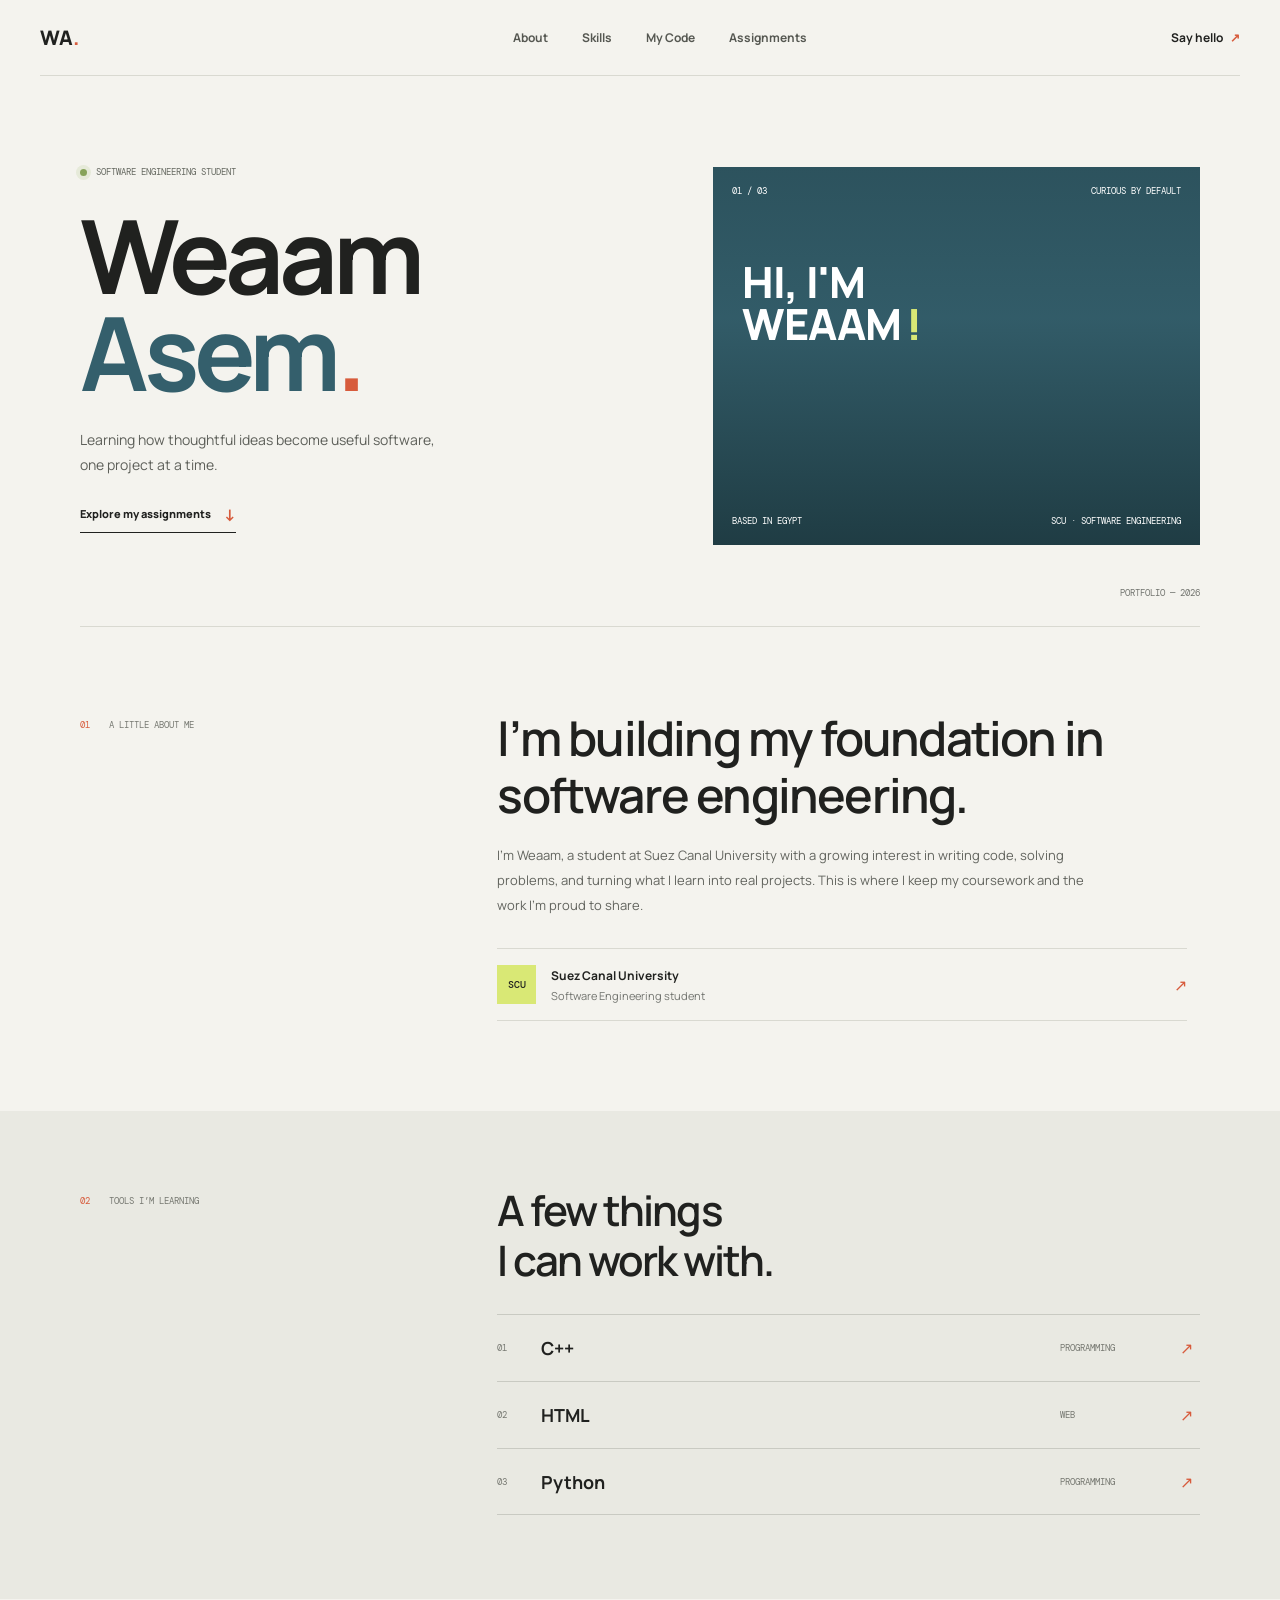
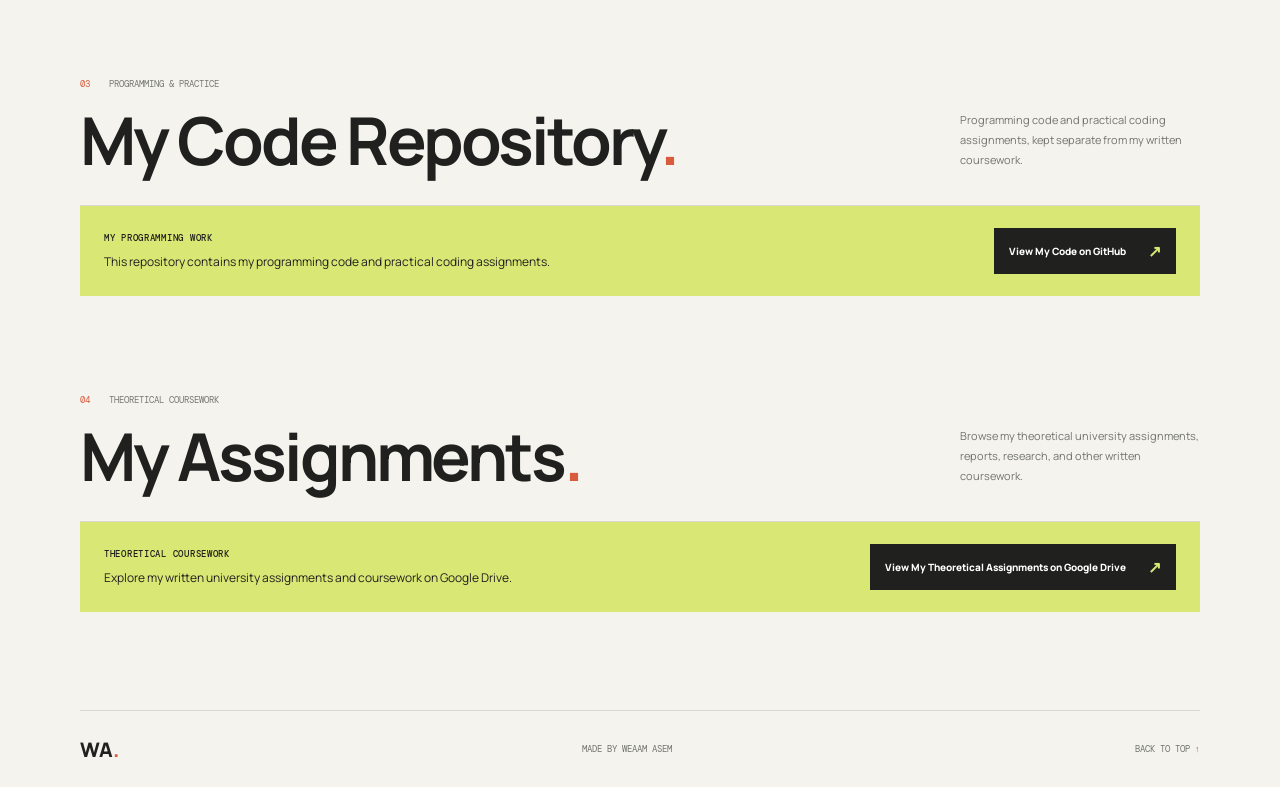
<file: index.html>
<!doctype html>
<html lang="en">

<head>
	<meta charset="utf-8">
	<meta name="viewport" content="width=device-width, initial-scale=1">
	<meta name="theme-color" content="#f4f3ee">
	<meta name="description"
		content="The portfolio of Weaam Asem, a software engineering student at Suez Canal University.">
	<title>Weaam Asem | Software Engineering Student</title>
	<link rel="preconnect" href="https://fonts.googleapis.com">
	<link rel="preconnect" href="https://fonts.gstatic.com" crossorigin>
	<link
		href="https://fonts.googleapis.com/css2?family=DM+Mono:wght@400;500&family=Manrope:wght@400;500;600;700;800&display=swap"
		rel="stylesheet">
	<link rel="stylesheet" href="style.css">
</head>

<body>
	<header class="site-header">
		<a class="wordmark" href="#home" aria-label="Weaam Asem home">WA<span>.</span></a>
		<nav class="main-nav" aria-label="Main navigation">
			<a href="#about">About</a>
			<a href="#skills">Skills</a>
			<a href="#code-repository">My Code</a>
			<a href="#assignments">Assignments</a>
		</nav>
		<a class="header-contact" href="mailto:?subject=Hello%20Weaam">Say hello <span aria-hidden="true">↗</span></a>
	</header>

	<main>
		<section class="hero page-width" id="home" aria-labelledby="hero-title">
			<div class="hero-copy">
				<p class="eyebrow"><span class="status-dot"></span> SOFTWARE ENGINEERING STUDENT</p>
				<h1 id="hero-title">Weaam<br><span>Asem</span><i>.</i></h1>
				<p class="hero-intro">Learning how thoughtful ideas become useful software, one project at a time.</p>
				<a class="text-link" href="#assignments">Explore my assignments <span aria-hidden="true">↓</span></a>
			</div>
			<div class="hero-visual" role="img" aria-label="Students working together around a laptop">
				<div class="visual-label"><span>01 / 03</span><span>CURIOUS BY DEFAULT</span></div>
				<div class="visual-note">HI, I'M<br>WEAAM<span>!</span></div>
				<div class="visual-caption"><span>BASED IN EGYPT</span><span>SCU · SOFTWARE ENGINEERING</span></div>
			</div>
			<div class="hero-index" aria-hidden="true">PORTFOLIO — 2026</div>
		</section>

		<section class="about-section page-width section-grid" id="about" aria-labelledby="about-title">
			<div class="section-label"><span>01</span> A LITTLE ABOUT ME</div>
			<div class="about-content">
				<h2 id="about-title">I’m building my foundation in software engineering.</h2>
				<p>I’m Weaam, a student at Suez Canal University with a growing interest in writing code, solving
					problems, and turning what I learn into real projects. This is where I keep my coursework and the
					work I’m proud to share.</p>
				<div class="education-line">
					<span class="education-icon" aria-hidden="true">SCU</span>
					<div><strong>Suez Canal University</strong><span>Software Engineering student</span></div>
					<span class="education-arrow" aria-hidden="true">↗</span>
				</div>
			</div>
		</section>

		<section class="skills-section" id="skills" aria-labelledby="skills-title">
			<div class="page-width skills-inner">
				<div class="section-label"><span>02</span> TOOLS I’M LEARNING</div>
				<div class="skills-content">
					<h2 id="skills-title">A few things<br>I can work with.</h2>
					<div class="skill-list" aria-label="Skills">
						<div class="skill-row"><span class="skill-number">01</span><span
								class="skill-name">C++</span><span class="skill-kind">PROGRAMMING</span><span
								class="skill-mark">↗</span></div>
						<div class="skill-row"><span class="skill-number">02</span><span
								class="skill-name">HTML</span><span class="skill-kind">WEB</span><span
								class="skill-mark">↗</span></div>
						<div class="skill-row"><span class="skill-number">03</span><span
								class="skill-name">Python</span><span class="skill-kind">PROGRAMMING</span><span
								class="skill-mark">↗</span></div>
					</div>
				</div>
			</div>
		</section>

		<section class="repository-section page-width" id="code-repository"
			aria-labelledby="code-repository-title">
			<div class="assignment-heading">
				<div>
					<div class="section-label"><span>03</span> PROGRAMMING & PRACTICE</div>
					<h2 id="code-repository-title">My Code Repository<span>.</span></h2>
				</div>
				<p>Programming code and practical coding assignments, kept separate from my written coursework.</p>
			</div>
			<div class="repo-callout">
				<div>
					<p class="repo-eyebrow">MY PROGRAMMING WORK</p>
					<p>This repository contains my programming code and practical coding assignments.</p>
				</div>
				<a href="https://github.com/weaamasem126-lang/Web-Design-Development" target="_blank"
					rel="noopener noreferrer">
					<span>View My Code on GitHub</span><span aria-hidden="true">↗</span>
				</a>
			</div>
		</section>

		<section class="assignments-section page-width" id="assignments" aria-labelledby="assignments-title">
			<div class="assignment-heading">
				<div>
					<div class="section-label"><span>04</span> THEORETICAL COURSEWORK</div>
					<h2 id="assignments-title">My Assignments<span>.</span></h2>
				</div>
				<p>Browse my theoretical university assignments, reports, research, and other written coursework.</p>
			</div>

			<div class="repo-callout">
				<div>
					<p class="repo-eyebrow">THEORETICAL COURSEWORK</p>
					<p>Explore my written university assignments and coursework on Google Drive.</p>
				</div>
				<a href="https://drive.google.com/drive/folders/1ymURdNko-nw3xHQ2cemPbjMJQjfBv3_K"
					target="_blank" rel="noopener noreferrer">
					<span>View My Theoretical Assignments on Google Drive</span><span aria-hidden="true">↗</span>
				</a>
			</div>
		</section>
	</main>

	<footer class="site-footer page-width">
		<a class="wordmark" href="#home" aria-label="Back to top">WA<span>.</span></a>
		<span>MADE BY WEAAM ASEM</span>
		<a href="#home">BACK TO TOP ↑</a>
	</footer>

</body>

</html>
</file>
<file: style.css>
:root {
	color-scheme: light;
	--paper: #f4f3ee;
	--ink: #20211f;
	--muted: #72746f;
	--line: #d9d9d1;
	--orange: #d75b3c;
	--blue: #345f6c;
	--lime: #d9e875;
	--mono: "DM Mono", "Courier New", monospace;
	--sans: "Manrope", "Trebuchet MS", sans-serif;
}

* {
	box-sizing: border-box;
}

html {
	scroll-behavior: smooth;
}

body {
	margin: 0;
	background: var(--paper);
	color: var(--ink);
	font-family: var(--sans);
	-webkit-font-smoothing: antialiased;
}

a {
	color: inherit;
	text-decoration: none;
}

button,
input {
	font: inherit;
}

button,
a {
	-webkit-tap-highlight-color: transparent;
}

.page-width {
	width: min(1120px, calc(100% - 80px));
	margin-inline: auto;
}

.site-header {
	height: 76px;
	width: min(1280px, calc(100% - 80px));
	margin: 0 auto;
	display: flex;
	align-items: center;
	justify-content: space-between;
	border-bottom: 1px solid var(--line);
}

.wordmark {
	font-size: 20px;
	font-weight: 800;
	letter-spacing: 0;
}

.wordmark span,
.hero h1 i,
.assignment-heading h2 span {
	color: var(--orange);
	font-style: normal;
}

.main-nav {
	display: flex;
	gap: 34px;
	margin-left: 70px;
}

.main-nav a,
.header-contact {
	font-size: 12px;
	font-weight: 700;
}

.main-nav a {
	color: #555751;
	transition: color .2s ease;
}

.main-nav a:hover,
.header-contact:hover {
	color: var(--orange);
}

.header-contact span {
	color: var(--orange);
	padding-left: 5px;
}

.hero {
	min-height: 550px;
	padding-block: 74px 64px;
	position: relative;
	display: grid;
	grid-template-columns: 1fr .86fr;
	align-items: center;
	gap: 66px;
}

.hero-copy {
	padding-bottom: 13px;
}

.eyebrow,
.section-label,
.visual-label,
.visual-caption,
.hero-index,
.skill-number,
.skill-kind,
.site-footer>span,
.site-footer>a:last-child {
	font-family: var(--mono);
	font-size: 9px;
	letter-spacing: 0;
}

.eyebrow {
	display: flex;
	align-items: center;
	gap: 9px;
	color: #666961;
	margin: 0 0 29px;
}

.status-dot {
	width: 7px;
	height: 7px;
	background: #87a35a;
	border-radius: 50%;
	box-shadow: 0 0 0 4px #e6ead9;
}

.hero h1 {
	margin: 0;
	font-size: clamp(70px, 8vw, 108px);
	line-height: .94;
	letter-spacing: -5px;
	font-weight: 700;
}

.hero h1>span {
	color: var(--blue);
}

.hero-intro {
	max-width: 375px;
	color: #5d5f59;
	line-height: 1.8;
	font-size: 14px;
	margin: 27px 0 24px;
}

.text-link {
	display: inline-flex;
	gap: 13px;
	align-items: center;
	border-bottom: 1px solid var(--ink);
	padding-bottom: 7px;
	font-size: 11px;
	font-weight: 800;
}

.text-link span {
	color: var(--orange);
	font-size: 16px;
}

.hero-visual {
	height: 378px;
	position: relative;
	overflow: hidden;
	background: var(--blue) url("https://images.unsplash.com/photo-1523240795612-9a054b0db644?auto=format&fit=crop&w=1100&q=85") center 48% / cover no-repeat;
}

.hero-visual::before {
	content: "";
	position: absolute;
	inset: 0;
	background: linear-gradient(180deg, rgba(18, 38, 42, .22), rgba(18, 38, 42, .06) 40%, rgba(18, 38, 42, .61));
}

.visual-label,
.visual-caption {
	position: absolute;
	z-index: 1;
	color: #fff;
	display: flex;
	justify-content: space-between;
	left: 19px;
	right: 19px;
}

.visual-label {
	top: 18px;
}

.visual-note {
	position: absolute;
	z-index: 1;
	left: 29px;
	top: 94px;
	color: #fff;
	font-size: 43px;
	line-height: .98;
	font-weight: 800;
	letter-spacing: -1px;
}

.visual-note span {
	color: var(--lime);
	padding-left: 5px;
}

.visual-caption {
	bottom: 18px;
}

.hero-index {
	position: absolute;
	right: 0;
	bottom: 27px;
	color: var(--muted);
}

.section-grid {
	display: grid;
	grid-template-columns: 1fr 2fr;
	gap: 66px;
}

.about-section {
	padding-block: 83px 90px;
	border-top: 1px solid var(--line);
}

.section-label {
	color: #777972;
	padding-top: 9px;
}

.section-label>span {
	color: var(--orange);
	margin-right: 14px;
}

.about-content {
	max-width: 690px;
}

.about-content h2,
.skills-content h2 {
	font-size: clamp(30px, 4.2vw, 48px);
	letter-spacing: -1.8px;
	line-height: 1.18;
	font-weight: 600;
	margin: 0;
}

.about-content>p {
	max-width: 610px;
	font-size: 13px;
	line-height: 1.9;
	color: #62645e;
	margin: 20px 0 31px;
}

.education-line {
	min-height: 73px;
	border-top: 1px solid var(--line);
	border-bottom: 1px solid var(--line);
	display: flex;
	align-items: center;
	gap: 15px;
}

.education-icon {
	width: 39px;
	height: 39px;
	display: grid;
	place-items: center;
	background: var(--lime);
	font-family: var(--mono);
	font-size: 10px;
	font-weight: 500;
}

.education-line>div {
	display: grid;
	gap: 4px;
}

.education-line strong {
	font-size: 12px;
}

.education-line>div span {
	color: var(--muted);
	font-size: 11px;
}

.education-arrow {
	color: var(--orange);
	margin-left: auto;
}

.skills-section {
	background: #e9e9e2;
	padding-block: 75px 84px;
}

.skills-inner {
	display: grid;
	grid-template-columns: 1fr 2fr;
	gap: 66px;
}

.skills-content h2 {
	font-size: clamp(29px, 3.7vw, 42px);
	margin-bottom: 29px;
}

.skill-row {
	min-height: 67px;
	border-top: 1px solid #c9cac2;
	display: grid;
	grid-template-columns: 44px 1fr 120px 20px;
	align-items: center;
}

.skill-row:last-child {
	border-bottom: 1px solid #c9cac2;
}

.skill-number,
.skill-kind {
	color: #777972;
}

.skill-name {
	font-size: 18px;
	font-weight: 700;
}

.skill-mark {
	color: var(--orange);
	font-size: 16px;
}

.repository-section {
	padding-block: 70px 0;
}

.assignments-section {
	padding-block: 89px 98px;
}

.assignment-heading {
	display: flex;
	align-items: end;
	justify-content: space-between;
	padding-bottom: 32px;
	border-bottom: 1px solid var(--line);
}

.assignment-heading h2 {
	font-size: clamp(41px, 6vw, 66px);
	letter-spacing: -3px;
	line-height: 1;
	margin: 17px 0 0;
}

.assignment-heading>p {
	max-width: 240px;
	color: var(--muted);
	font-size: 11px;
	line-height: 1.8;
	margin: 0 0 4px;
}

.repo-callout {
	grid-column: 1 / -1;
	display: flex;
	align-items: center;
	justify-content: space-between;
	gap: 24px;
	padding: 22px 24px;
	background: var(--lime);
}

.repo-callout>div {
	max-width: 620px;
}

.repo-callout p {
	margin: 0;
	font-size: 12px;
	line-height: 1.7;
}

.repo-callout .repo-eyebrow {
	margin-bottom: 6px;
	font-family: var(--mono);
	font-size: 9px;
	font-weight: 500;
	letter-spacing: .08em;
}

.repo-callout>a {
	display: flex;
	flex: 0 0 auto;
	align-items: center;
	gap: 22px;
	min-height: 46px;
	padding: 10px 15px;
	background: var(--ink);
	color: #fff;
	font-size: 10px;
	font-weight: 800;
}

.repo-callout>a span:last-child {
	color: var(--lime);
	font-size: 16px;
}

.repo-callout>a:hover {
	background: var(--blue);
}

.site-footer {
	min-height: 77px;
	display: flex;
	align-items: center;
	justify-content: space-between;
	border-top: 1px solid var(--line);
}

.site-footer>span,
.site-footer>a:last-child {
	color: var(--muted);
}

.site-footer>a:last-child:hover {
	color: var(--orange);
}

@media (max-width: 760px) {

	.page-width,
	.site-header {
		width: min(100% - 40px, 560px);
	}

	.site-header {
		height: 64px;
	}

	.main-nav {
		gap: 17px;
		margin-left: 0;
	}

	.main-nav a,
	.header-contact {
		font-size: 10px;
	}

	.hero {
		min-height: auto;
		grid-template-columns: 1fr .82fr;
		gap: 25px;
		padding-block: 67px 58px;
	}

	.hero h1 {
		font-size: clamp(60px, 11vw, 82px);
		letter-spacing: -4px;
	}

	.hero-visual {
		height: 310px;
	}

	.visual-note {
		left: 19px;
		top: 89px;
		font-size: 34px;
	}

	.visual-label,
	.visual-caption {
		left: 12px;
		right: 12px;
		font-size: 8px;
	}

	.visual-caption {
		gap: 10px;
	}

	.visual-caption span:last-child {
		text-align: right;
	}

	.section-grid,
	.skills-inner {
		grid-template-columns: .72fr 1.6fr;
		gap: 30px;
	}

}

@media (max-width: 560px) {

	.page-width,
	.site-header {
		width: calc(100% - 36px);
	}

	.site-header {
		height: 60px;
	}

	.wordmark {
		font-size: 18px;
	}

	.main-nav {
		gap: 11px;
	}

	.main-nav a {
		font-size: 9px;
	}

	.header-contact {
		font-size: 0;
	}

	.header-contact span {
		font-size: 16px;
	}

	.hero {
		grid-template-columns: 1fr;
		gap: 29px;
		padding-block: 56px 49px;
	}

	.hero-copy {
		padding: 0;
	}

	.eyebrow {
		margin-bottom: 23px;
	}

	.hero h1 {
		font-size: clamp(72px, 18vw, 96px);
	}

	.hero-intro {
		max-width: 320px;
		font-size: 13px;
		margin: 20px 0;
	}

	.hero-visual {
		height: 260px;
	}

	.visual-note {
		top: 62px;
		font-size: 36px;
	}

	.hero-index {
		bottom: 22px;
		right: 0;
	}

	.about-section,
	.skills-inner {
		grid-template-columns: 1fr;
		gap: 27px;
	}

	.about-section {
		padding-block: 57px 63px;
	}

	.about-content h2 {
		font-size: 34px;
	}

	.about-content>p {
		font-size: 12px;
	}

	.skills-section {
		padding-block: 55px 63px;
	}

	.skills-inner {
		gap: 26px;
	}

	.skills-content h2 {
		font-size: 34px;
	}

	.skill-row {
		grid-template-columns: 34px 1fr 100px 18px;
	}

	.assignments-section {
		padding-block: 62px 69px;
	}

	.repository-section {
		padding-top: 52px;
	}

	.assignment-heading {
		align-items: start;
		flex-direction: column;
		gap: 17px;
	}

	.assignment-heading h2 {
		font-size: clamp(30px, 9vw, 52px);
	}

	.assignment-heading>p {
		max-width: 280px;
	}

	.repo-callout {
		align-items: start;
		flex-direction: column;
		gap: 16px;
		padding: 19px;
	}

	.repo-callout>a {
		width: 100%;
		justify-content: space-between;
	}

	.site-footer {
		min-height: 69px;
	}

	.site-footer>span,
	.site-footer>a:last-child {
		font-size: 8px;
	}
}

@media (prefers-reduced-motion: reduce) {

	*,
	*::before,
	*::after {
		scroll-behavior: auto !important;
		animation-duration: .01ms !important;
		animation-iteration-count: 1 !important;
		transition-duration: .01ms !important;
	}
}
</file>
